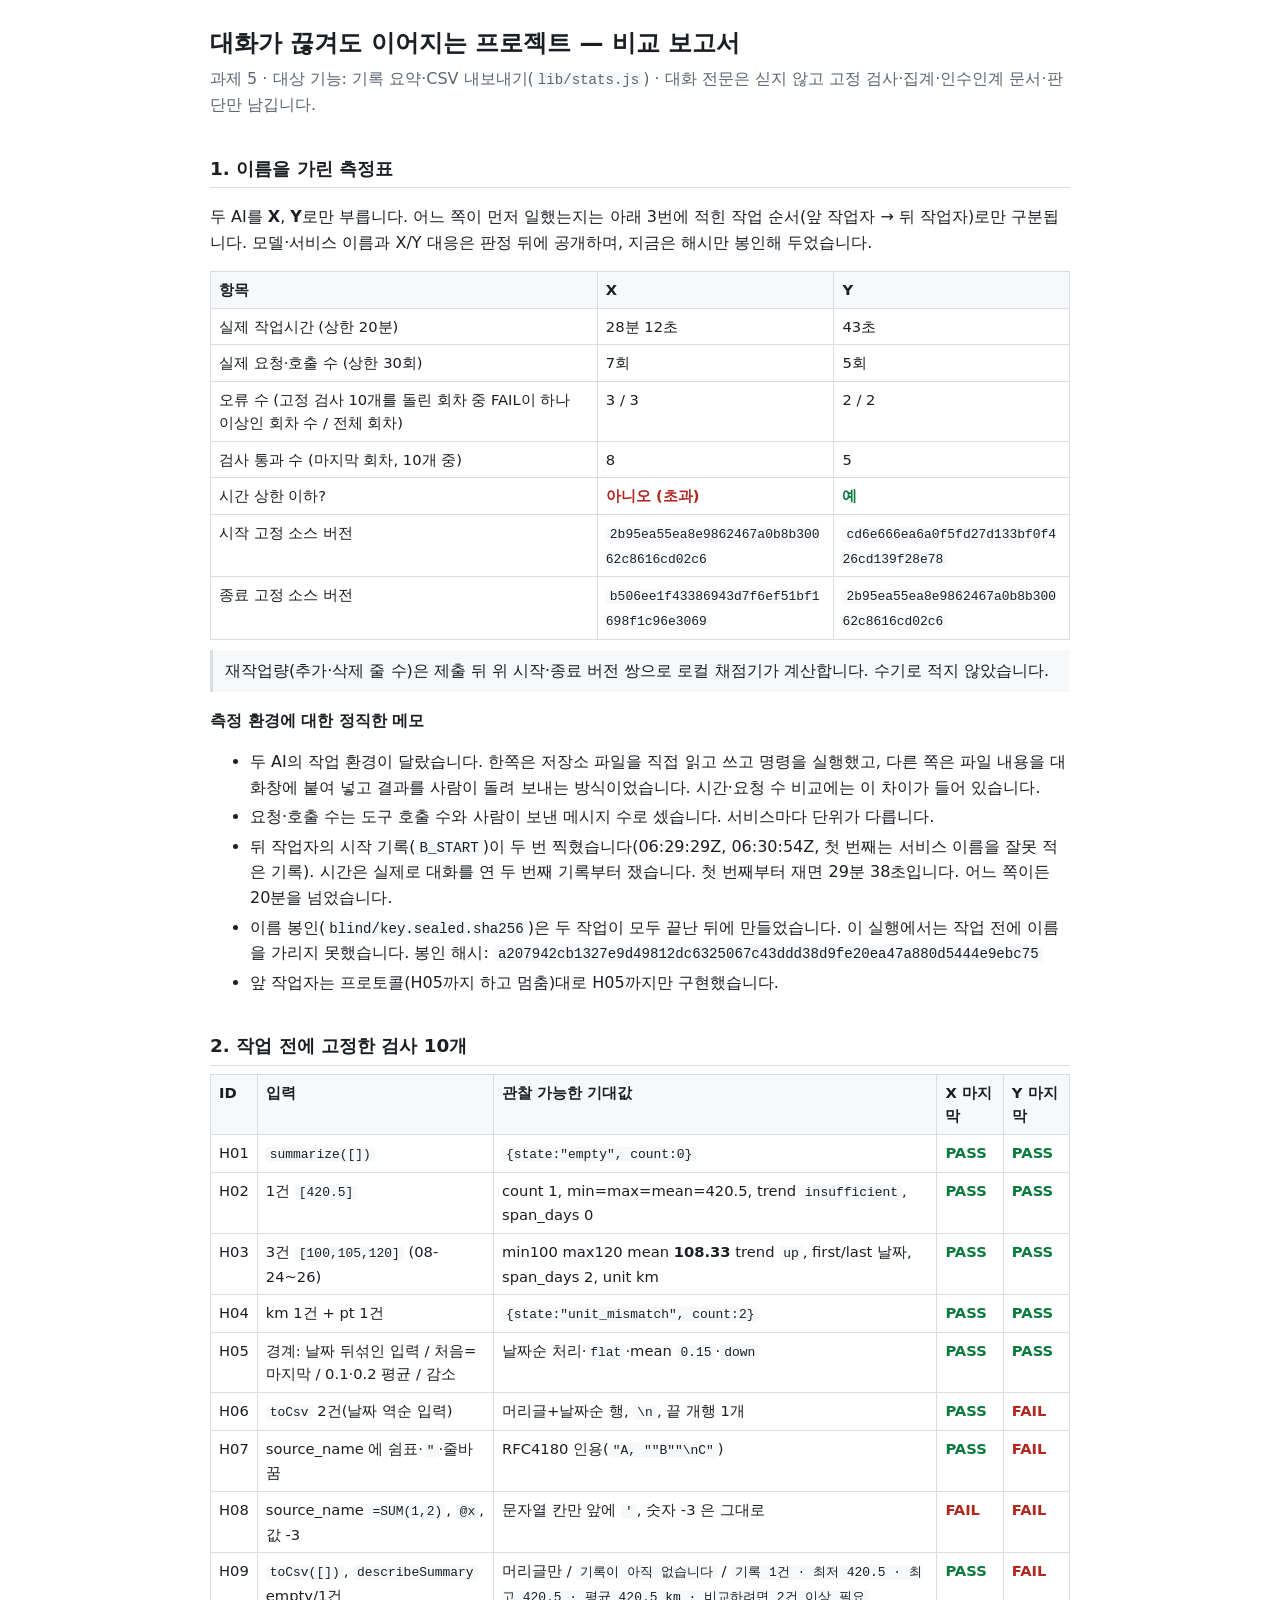
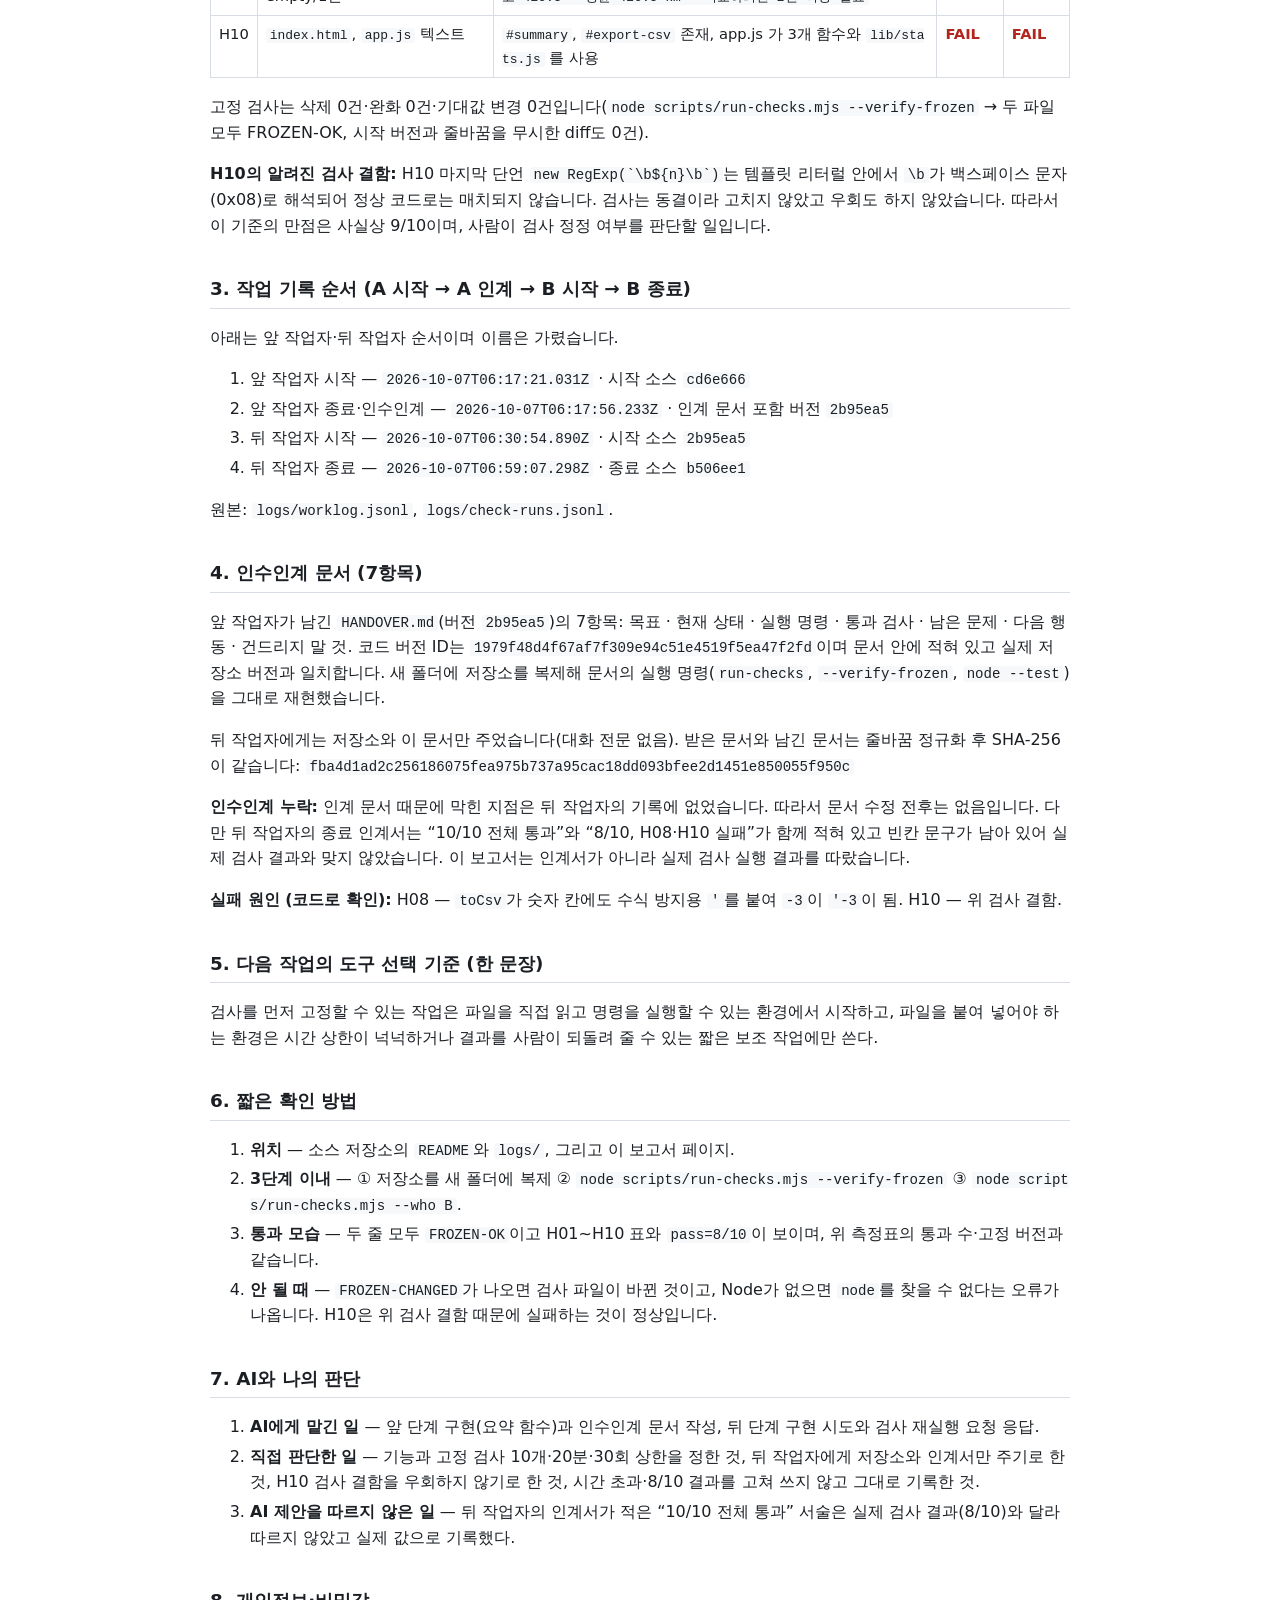
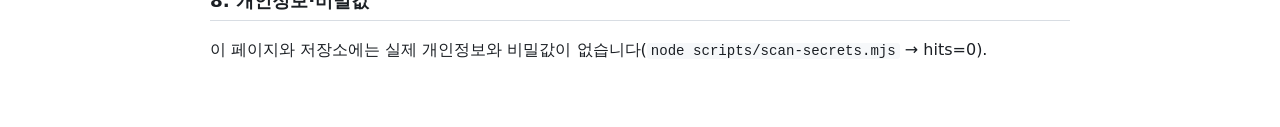
<file: b-run/report/index.html>
<!doctype html>
<html lang="ko"><head><meta charset="utf-8"><meta name="viewport" content="width=device-width,initial-scale=1">
<title>T05 인수인계 비교 보고서</title>
<style>
:root{--bg:#fff;--fg:#1b1f24;--mut:#5b6572;--line:#d8dde3;--ok:#0a7a3d;--bad:#b3261e;--card:#f6f8fa}
@media (prefers-color-scheme:dark){:root:not([data-theme=light]){--bg:#14171a;--fg:#e8ecef;--mut:#9aa5b1;--line:#2c333a;--ok:#4cc38a;--bad:#ff8a80;--card:#1c2025}}
body{margin:0;background:var(--bg);color:var(--fg);font:16px/1.6 system-ui,'Noto Sans KR',sans-serif}
main{max-width:860px;margin:0 auto;padding:24px 16px 64px}
h1{font-size:1.5rem;margin:0 0 4px}h2{font-size:1.15rem;margin:36px 0 8px;border-bottom:1px solid var(--line);padding-bottom:4px}
.sub{color:var(--mut);margin:0 0 16px}
.scroll{overflow-x:auto}table{border-collapse:collapse;width:100%;font-size:.92rem}
th,td{border:1px solid var(--line);padding:6px 8px;text-align:left;vertical-align:top}th{background:var(--card)}
code{background:var(--card);padding:0 4px;border-radius:3px;font-size:.88em;word-break:break-all}
.pass{color:var(--ok);font-weight:600}.fail{color:var(--bad);font-weight:600}
.note{background:var(--card);border-left:3px solid var(--line);padding:8px 12px;margin:10px 0}
li{margin:4px 0}pre{background:var(--card);padding:10px;overflow-x:auto;font-size:.85rem}
</style></head><body><main>
<h1>대화가 끊겨도 이어지는 프로젝트 — 비교 보고서</h1>
<p class="sub">과제 5 · 대상 기능: 기록 요약·CSV 내보내기(<code>lib/stats.js</code>) · 대화 전문은 싣지 않고 고정 검사·집계·인수인계 문서·판단만 남깁니다.</p>

<h2>1. 이름을 가린 측정표</h2>
<p>두 AI를 <b>X</b>, <b>Y</b>로만 부릅니다. 어느 쪽이 먼저 일했는지는 아래 3번에 적힌 작업 순서(앞 작업자 → 뒤 작업자)로만 구분됩니다. 모델·서비스 이름과 X/Y 대응은 판정 뒤에 공개하며, 지금은 해시만 봉인해 두었습니다.</p>
<div class="scroll"><table>
<tr><th>항목</th><th>X</th><th>Y</th></tr>
<tr><td>실제 작업시간 (상한 20분)</td><td>28분 12초</td><td>43초</td></tr>
<tr><td>실제 요청·호출 수 (상한 30회)</td><td>7회</td><td>5회</td></tr>
<tr><td>오류 수 (고정 검사 10개를 돌린 회차 중 FAIL이 하나 이상인 회차 수 / 전체 회차)</td><td>3 / 3</td><td>2 / 2</td></tr>
<tr><td>검사 통과 수 (마지막 회차, 10개 중)</td><td>8</td><td>5</td></tr>
<tr><td>시간 상한 이하?</td><td class="fail">아니오 (초과)</td><td class="pass">예</td></tr>
<tr><td>시작 고정 소스 버전</td><td><code>2b95ea55ea8e9862467a0b8b30062c8616cd02c6</code></td><td><code>cd6e666ea6a0f5fd27d133bf0f426cd139f28e78</code></td></tr>
<tr><td>종료 고정 소스 버전</td><td><code>b506ee1f43386943d7f6ef51bf1698f1c96e3069</code></td><td><code>2b95ea55ea8e9862467a0b8b30062c8616cd02c6</code></td></tr>
</table></div>
<div class="note">재작업량(추가·삭제 줄 수)은 제출 뒤 위 시작·종료 버전 쌍으로 로컬 채점기가 계산합니다. 수기로 적지 않았습니다.</div>
<p><b>측정 환경에 대한 정직한 메모</b></p>
<ul>
<li>두 AI의 작업 환경이 달랐습니다. 한쪽은 저장소 파일을 직접 읽고 쓰고 명령을 실행했고, 다른 쪽은 파일 내용을 대화창에 붙여 넣고 결과를 사람이 돌려 보내는 방식이었습니다. 시간·요청 수 비교에는 이 차이가 들어 있습니다.</li>
<li>요청·호출 수는 도구 호출 수와 사람이 보낸 메시지 수로 셌습니다. 서비스마다 단위가 다릅니다.</li>
<li>뒤 작업자의 시작 기록(<code>B_START</code>)이 두 번 찍혔습니다(06:29:29Z, 06:30:54Z, 첫 번째는 서비스 이름을 잘못 적은 기록). 시간은 실제로 대화를 연 두 번째 기록부터 쟀습니다. 첫 번째부터 재면 29분 38초입니다. 어느 쪽이든 20분을 넘었습니다.</li>
<li>이름 봉인(<code>blind/key.sealed.sha256</code>)은 두 작업이 모두 끝난 뒤에 만들었습니다. 이 실행에서는 작업 전에 이름을 가리지 못했습니다. 봉인 해시: <code>a207942cb1327e9d49812dc6325067c43ddd38d9fe20ea47a880d5444e9ebc75</code></li>
<li>앞 작업자는 프로토콜(H05까지 하고 멈춤)대로 H05까지만 구현했습니다.</li>
</ul>

<h2>2. 작업 전에 고정한 검사 10개</h2>
<div class="scroll"><table>
<tr><th>ID</th><th>입력</th><th>관찰 가능한 기대값</th><th>X 마지막</th><th>Y 마지막</th></tr>
<tr><td>H01</td><td><code>summarize([])</code></td><td><code>{state:"empty", count:0}</code></td><td class="pass">PASS</td><td class="pass">PASS</td></tr>
<tr><td>H02</td><td>1건 <code>[420.5]</code></td><td>count 1, min=max=mean=420.5, trend <code>insufficient</code>, span_days 0</td><td class="pass">PASS</td><td class="pass">PASS</td></tr>
<tr><td>H03</td><td>3건 <code>[100,105,120]</code> (08-24~26)</td><td>min100 max120 mean <b>108.33</b> trend <code>up</code>, first/last 날짜, span_days 2, unit km</td><td class="pass">PASS</td><td class="pass">PASS</td></tr>
<tr><td>H04</td><td>km 1건 + pt 1건</td><td><code>{state:"unit_mismatch", count:2}</code></td><td class="pass">PASS</td><td class="pass">PASS</td></tr>
<tr><td>H05</td><td>경계: 날짜 뒤섞인 입력 / 처음=마지막 / 0.1·0.2 평균 / 감소</td><td>날짜순 처리·<code>flat</code>·mean <code>0.15</code>·<code>down</code></td><td class="pass">PASS</td><td class="pass">PASS</td></tr>
<tr><td>H06</td><td><code>toCsv</code> 2건(날짜 역순 입력)</td><td>머리글+날짜순 행, <code>\n</code>, 끝 개행 1개</td><td class="pass">PASS</td><td class="fail">FAIL</td></tr>
<tr><td>H07</td><td>source_name 에 쉼표·<code>"</code>·줄바꿈</td><td>RFC4180 인용(<code>"A, ""B""\nC"</code>)</td><td class="pass">PASS</td><td class="fail">FAIL</td></tr>
<tr><td>H08</td><td>source_name <code>=SUM(1,2)</code>, <code>@x</code>, 값 -3</td><td>문자열 칸만 앞에 <code>'</code>, 숫자 -3 은 그대로</td><td class="fail">FAIL</td><td class="fail">FAIL</td></tr>
<tr><td>H09</td><td><code>toCsv([])</code>, <code>describeSummary</code> empty/1건</td><td>머리글만 / <code>기록이 아직 없습니다</code> / <code>기록 1건 · 최저 420.5 · 최고 420.5 · 평균 420.5 km · 비교하려면 2건 이상 필요</code></td><td class="pass">PASS</td><td class="fail">FAIL</td></tr>
<tr><td>H10</td><td><code>index.html</code>, <code>app.js</code> 텍스트</td><td><code>#summary</code>, <code>#export-csv</code> 존재, app.js 가 3개 함수와 <code>lib/stats.js</code> 를 사용</td><td class="fail">FAIL</td><td class="fail">FAIL</td></tr>
</table></div>
<p>고정 검사는 삭제 0건·완화 0건·기대값 변경 0건입니다(<code>node scripts/run-checks.mjs --verify-frozen</code> → 두 파일 모두 FROZEN-OK, 시작 버전과 줄바꿈을 무시한 diff도 0건).</p>
<p><b>H10의 알려진 검사 결함:</b> H10 마지막 단언 <code>new RegExp(`\b${n}\b`)</code>는 템플릿 리터럴 안에서 <code>\b</code>가 백스페이스 문자(0x08)로 해석되어 정상 코드로는 매치되지 않습니다. 검사는 동결이라 고치지 않았고 우회도 하지 않았습니다. 따라서 이 기준의 만점은 사실상 9/10이며, 사람이 검사 정정 여부를 판단할 일입니다.</p>

<h2>3. 작업 기록 순서 (A 시작 → A 인계 → B 시작 → B 종료)</h2>
<p>아래는 앞 작업자·뒤 작업자 순서이며 이름은 가렸습니다.</p>
<ol>
<li>앞 작업자 시작 — <code>2026-10-07T06:17:21.031Z</code> · 시작 소스 <code>cd6e666</code></li>
<li>앞 작업자 종료·인수인계 — <code>2026-10-07T06:17:56.233Z</code> · 인계 문서 포함 버전 <code>2b95ea5</code></li>
<li>뒤 작업자 시작 — <code>2026-10-07T06:30:54.890Z</code> · 시작 소스 <code>2b95ea5</code></li>
<li>뒤 작업자 종료 — <code>2026-10-07T06:59:07.298Z</code> · 종료 소스 <code>b506ee1</code></li>
</ol>
<p>원본: <code>logs/worklog.jsonl</code>, <code>logs/check-runs.jsonl</code>.</p>

<h2>4. 인수인계 문서 (7항목)</h2>
<p>앞 작업자가 남긴 <code>HANDOVER.md</code>(버전 <code>2b95ea5</code>)의 7항목: 목표 · 현재 상태 · 실행 명령 · 통과 검사 · 남은 문제 · 다음 행동 · 건드리지 말 것. 코드 버전 ID는 <code>1979f48d4f67af7f309e94c51e4519f5ea47f2fd</code>이며 문서 안에 적혀 있고 실제 저장소 버전과 일치합니다. 새 폴더에 저장소를 복제해 문서의 실행 명령(<code>run-checks</code>, <code>--verify-frozen</code>, <code>node --test</code>)을 그대로 재현했습니다.</p>
<p>뒤 작업자에게는 저장소와 이 문서만 주었습니다(대화 전문 없음). 받은 문서와 남긴 문서는 줄바꿈 정규화 후 SHA-256이 같습니다: <code>fba4d1ad2c256186075fea975b737a95cac18dd093bfee2d1451e850055f950c</code></p>
<p><b>인수인계 누락:</b> 인계 문서 때문에 막힌 지점은 뒤 작업자의 기록에 없었습니다. 따라서 문서 수정 전후는 없음입니다. 다만 뒤 작업자의 종료 인계서는 “10/10 전체 통과”와 “8/10, H08·H10 실패”가 함께 적혀 있고 빈칸 문구가 남아 있어 실제 검사 결과와 맞지 않았습니다. 이 보고서는 인계서가 아니라 실제 검사 실행 결과를 따랐습니다.</p>
<p><b>실패 원인 (코드로 확인):</b> H08 — <code>toCsv</code>가 숫자 칸에도 수식 방지용 <code>'</code>를 붙여 <code>-3</code>이 <code>'-3</code>이 됨. H10 — 위 검사 결함.</p>

<h2>5. 다음 작업의 도구 선택 기준 (한 문장)</h2>
<p>검사를 먼저 고정할 수 있는 작업은 파일을 직접 읽고 명령을 실행할 수 있는 환경에서 시작하고, 파일을 붙여 넣어야 하는 환경은 시간 상한이 넉넉하거나 결과를 사람이 되돌려 줄 수 있는 짧은 보조 작업에만 쓴다.</p>

<h2>6. 짧은 확인 방법</h2>
<ol>
<li><b>위치</b> — 소스 저장소의 <code>README</code>와 <code>logs/</code>, 그리고 이 보고서 페이지.</li>
<li><b>3단계 이내</b> — ① 저장소를 새 폴더에 복제 ② <code>node scripts/run-checks.mjs --verify-frozen</code> ③ <code>node scripts/run-checks.mjs --who B</code>.</li>
<li><b>통과 모습</b> — 두 줄 모두 <code>FROZEN-OK</code>이고 H01~H10 표와 <code>pass=8/10</code>이 보이며, 위 측정표의 통과 수·고정 버전과 같습니다.</li>
<li><b>안 될 때</b> — <code>FROZEN-CHANGED</code>가 나오면 검사 파일이 바뀐 것이고, Node가 없으면 <code>node</code>를 찾을 수 없다는 오류가 나옵니다. H10은 위 검사 결함 때문에 실패하는 것이 정상입니다.</li>
</ol>

<h2>7. AI와 나의 판단</h2>
<ol>
<li><b>AI에게 맡긴 일</b> — 앞 단계 구현(요약 함수)과 인수인계 문서 작성, 뒤 단계 구현 시도와 검사 재실행 요청 응답.</li>
<li><b>직접 판단한 일</b> — 기능과 고정 검사 10개·20분·30회 상한을 정한 것, 뒤 작업자에게 저장소와 인계서만 주기로 한 것, H10 검사 결함을 우회하지 않기로 한 것, 시간 초과·8/10 결과를 고쳐 쓰지 않고 그대로 기록한 것.</li>
<li><b>AI 제안을 따르지 않은 일</b> — 뒤 작업자의 인계서가 적은 “10/10 전체 통과” 서술은 실제 검사 결과(8/10)와 달라 따르지 않았고 실제 값으로 기록했다.</li>
</ol>

<h2>8. 개인정보·비밀값</h2>
<p>이 페이지와 저장소에는 실제 개인정보와 비밀값이 없습니다(<code>node scripts/scan-secrets.mjs</code> → hits=0).</p>
</main></body></html>
</file>
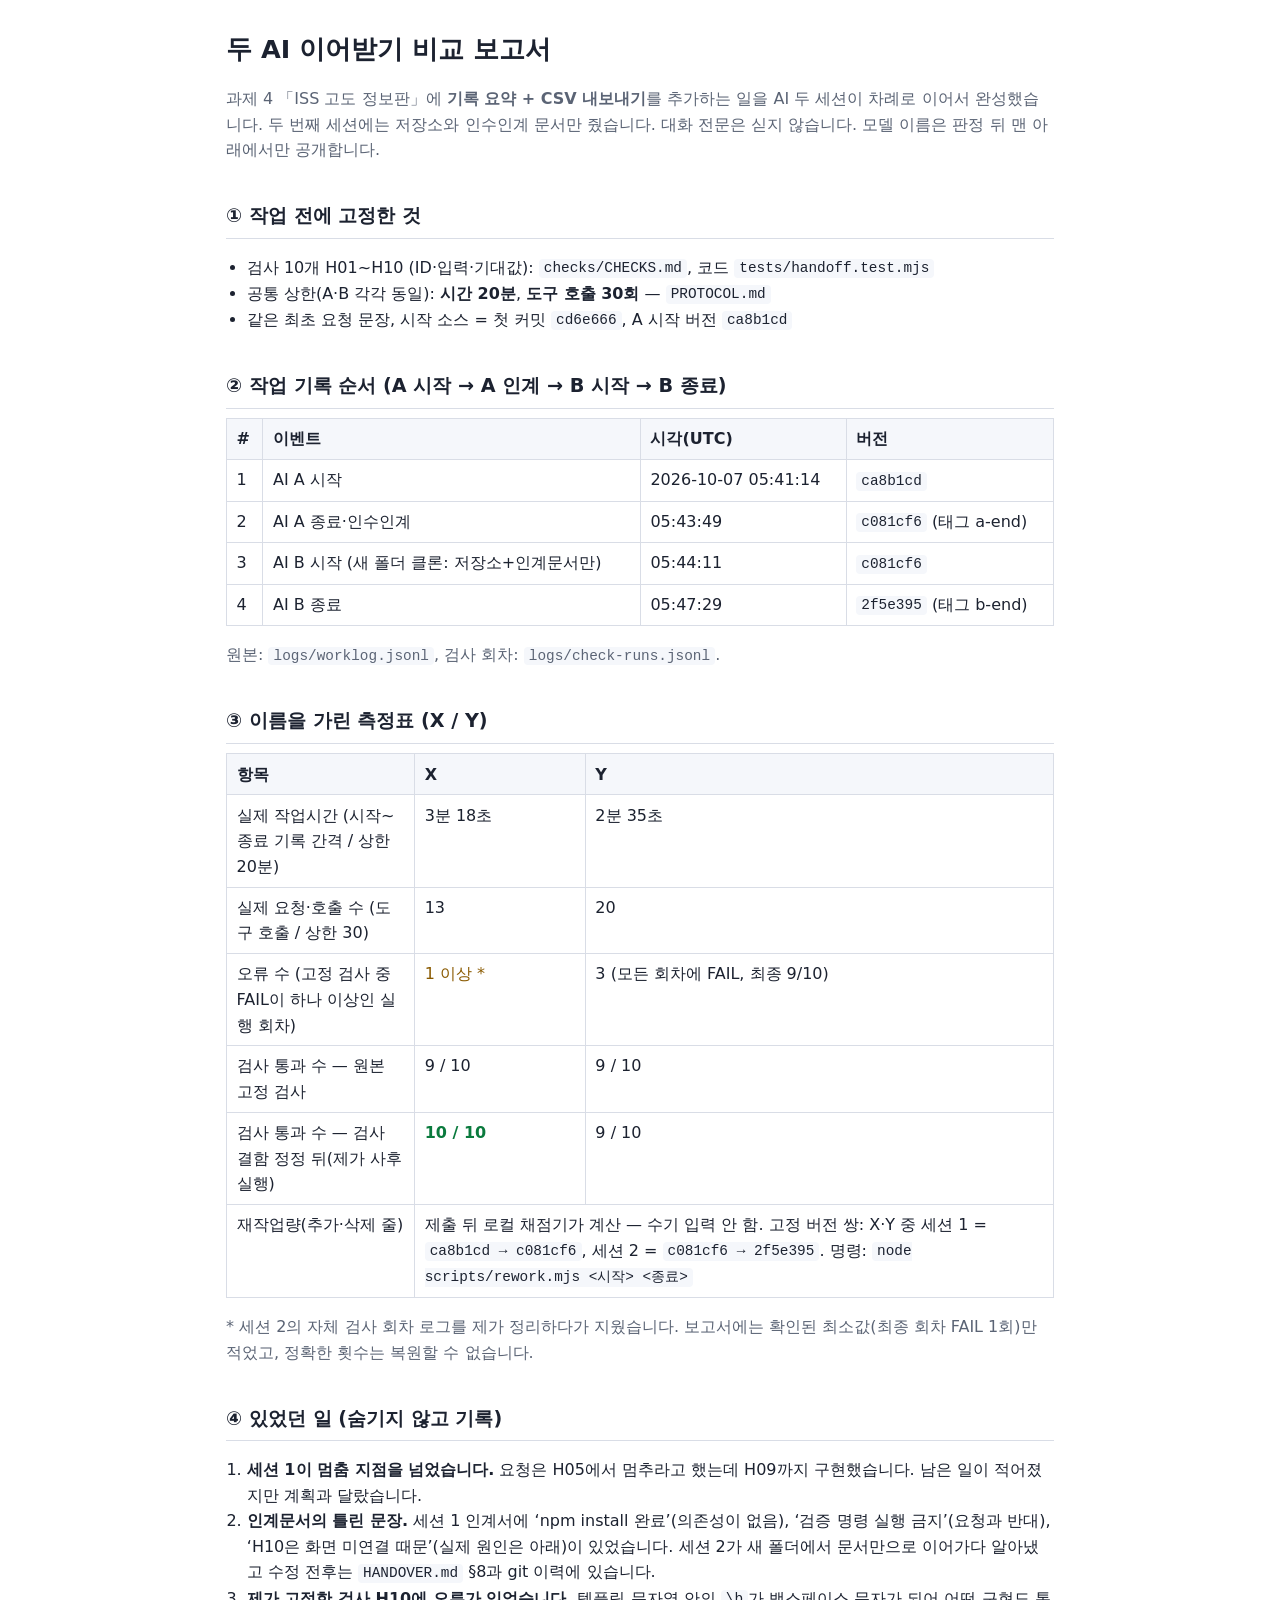
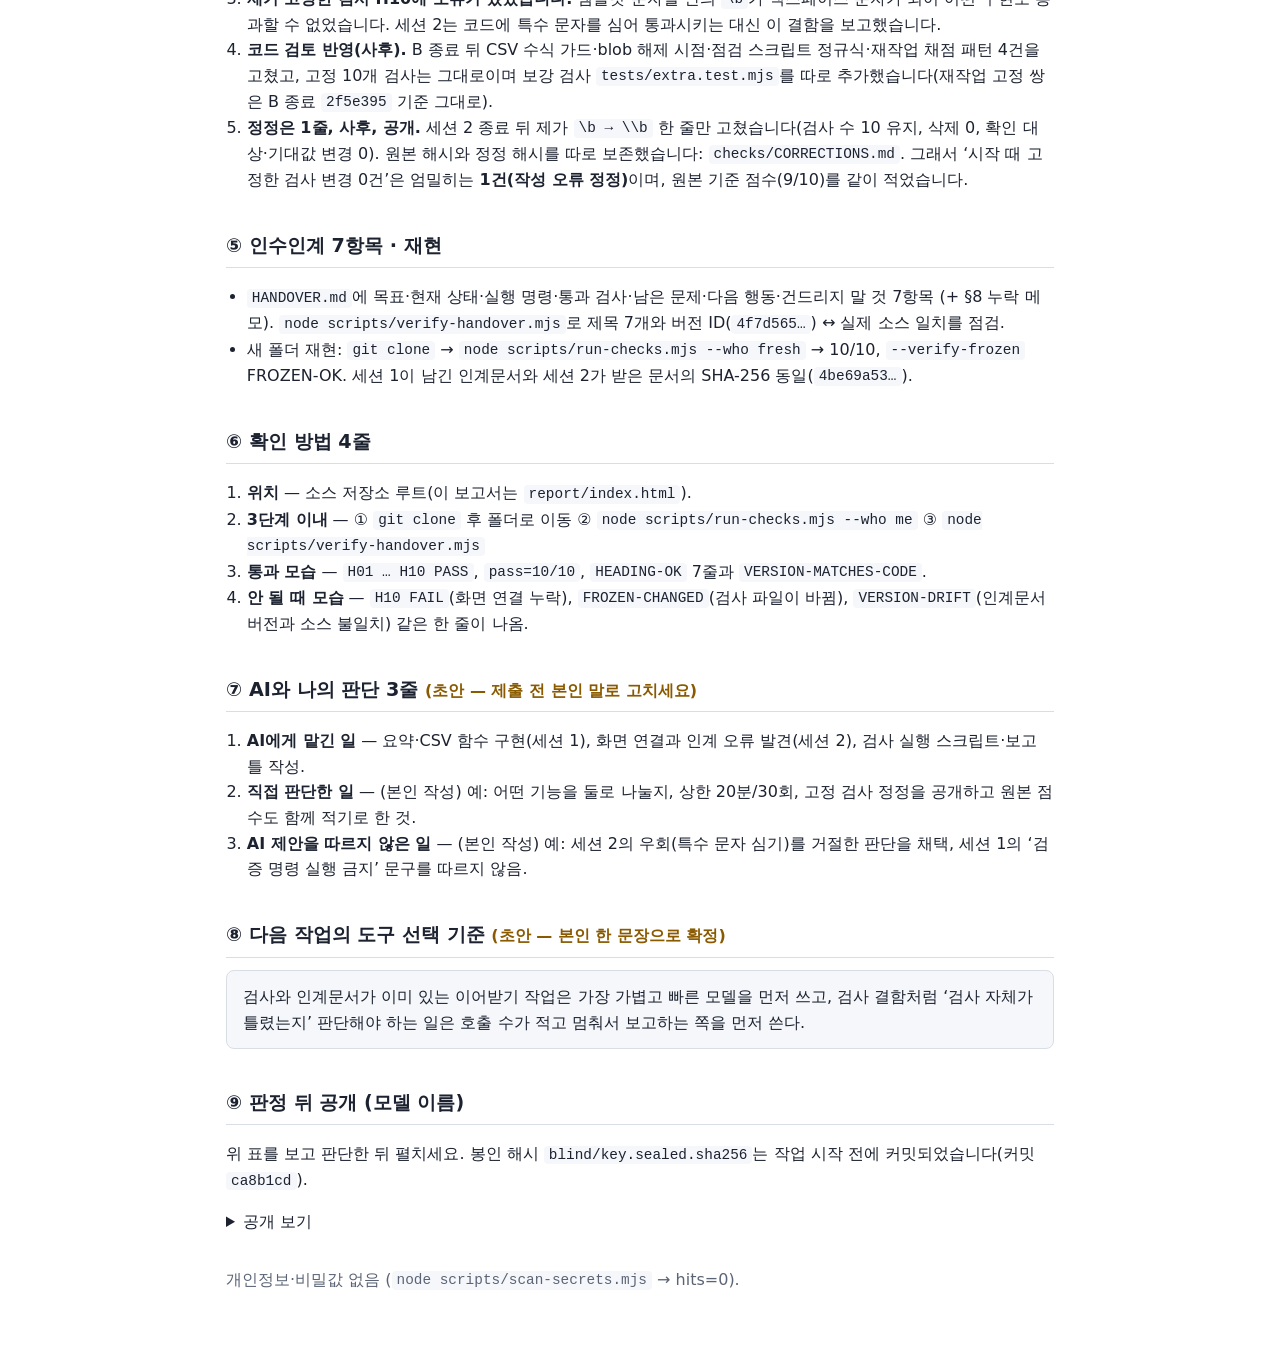
<file: repo/report/index.html>
<!doctype html>
<html lang="ko">
<head>
<meta charset="utf-8">
<meta name="viewport" content="width=device-width, initial-scale=1">
<title>두 AI 이어받기 비교</title>
<style>
:root{--bg:#fff;--fg:#1c2230;--mut:#5b6475;--line:#d9dde6;--card:#f5f7fb;--ok:#0a7a3d;--bad:#b3261e;--warn:#8a5a00}
@media (prefers-color-scheme:dark){:root{--bg:#12151c;--fg:#e7eaf1;--mut:#9aa3b5;--line:#2c3342;--card:#1a1f2a;--ok:#5fd68f;--bad:#ff8a80;--warn:#f0c060}}
*{box-sizing:border-box}body{margin:0;background:var(--bg);color:var(--fg);font:16px/1.6 system-ui,"Malgun Gothic",sans-serif}
main{max-width:860px;margin:0 auto;padding:24px 16px 64px}
h1{font-size:1.6rem;margin:.2em 0}h2{font-size:1.2rem;margin:2em 0 .5em;border-bottom:1px solid var(--line);padding-bottom:.3em}
.lede,.mut{color:var(--mut)}code{background:var(--card);padding:.1em .35em;border-radius:4px;font-size:.9em}
.wrap{overflow-x:auto}table{border-collapse:collapse;width:100%;min-width:520px}th,td{border:1px solid var(--line);padding:.45em .6em;text-align:left;vertical-align:top}th{background:var(--card)}
.ok{color:var(--ok);font-weight:600}.bad{color:var(--bad);font-weight:600}.warn{color:var(--warn)}
.card{background:var(--card);border:1px solid var(--line);border-radius:8px;padding:.8em 1em;margin:.8em 0}
ol,ul{padding-left:1.3em}
</style>
</head>
<body>
<main>
<h1>두 AI 이어받기 비교 보고서</h1>
<p class="lede">과제 4 「ISS 고도 정보판」에 <b>기록 요약 + CSV 내보내기</b>를 추가하는 일을 AI 두 세션이 차례로 이어서 완성했습니다. 두 번째 세션에는 저장소와 인수인계 문서만 줬습니다. 대화 전문은 싣지 않습니다. 모델 이름은 판정 뒤 맨 아래에서만 공개합니다.</p>

<h2>① 작업 전에 고정한 것</h2>
<ul>
<li>검사 10개 H01~H10 (ID·입력·기대값): <code>checks/CHECKS.md</code>, 코드 <code>tests/handoff.test.mjs</code></li>
<li>공통 상한(A·B 각각 동일): <b>시간 20분</b>, <b>도구 호출 30회</b> — <code>PROTOCOL.md</code></li>
<li>같은 최초 요청 문장, 시작 소스 = 첫 커밋 <code>cd6e666</code>, A 시작 버전 <code>ca8b1cd</code></li>
</ul>

<h2>② 작업 기록 순서 (A 시작 → A 인계 → B 시작 → B 종료)</h2>
<div class="wrap"><table>
<tr><th>#</th><th>이벤트</th><th>시각(UTC)</th><th>버전</th></tr>
<tr><td>1</td><td>AI A 시작</td><td>2026-10-07 05:41:14</td><td><code>ca8b1cd</code></td></tr>
<tr><td>2</td><td>AI A 종료·인수인계</td><td>05:43:49</td><td><code>c081cf6</code> (태그 a-end)</td></tr>
<tr><td>3</td><td>AI B 시작 (새 폴더 클론: 저장소+인계문서만)</td><td>05:44:11</td><td><code>c081cf6</code></td></tr>
<tr><td>4</td><td>AI B 종료</td><td>05:47:29</td><td><code>2f5e395</code> (태그 b-end)</td></tr>
</table></div>
<p class="mut">원본: <code>logs/worklog.jsonl</code>, 검사 회차: <code>logs/check-runs.jsonl</code>.</p>

<h2>③ 이름을 가린 측정표 (X / Y)</h2>
<div class="wrap"><table>
<tr><th>항목</th><th>X</th><th>Y</th></tr>
<tr><td>실제 작업시간 (시작~종료 기록 간격 / 상한 20분)</td><td>3분 18초</td><td>2분 35초</td></tr>
<tr><td>실제 요청·호출 수 (도구 호출 / 상한 30)</td><td>13</td><td>20</td></tr>
<tr><td>오류 수 (고정 검사 중 FAIL이 하나 이상인 실행 회차)</td><td class="warn">1 이상 *</td><td>3 (모든 회차에 FAIL, 최종 9/10)</td></tr>
<tr><td>검사 통과 수 — 원본 고정 검사</td><td>9 / 10</td><td>9 / 10</td></tr>
<tr><td>검사 통과 수 — 검사 결함 정정 뒤(제가 사후 실행)</td><td class="ok">10 / 10</td><td>9 / 10</td></tr>
<tr><td>재작업량(추가·삭제 줄)</td><td colspan="2">제출 뒤 로컬 채점기가 계산 — 수기 입력 안 함. 고정 버전 쌍: X·Y 중 세션 1 = <code>ca8b1cd → c081cf6</code>, 세션 2 = <code>c081cf6 → 2f5e395</code>. 명령: <code>node scripts/rework.mjs &lt;시작&gt; &lt;종료&gt;</code></td></tr>
</table></div>
<p class="mut">* 세션 2의 자체 검사 회차 로그를 제가 정리하다가 지웠습니다. 보고서에는 확인된 최소값(최종 회차 FAIL 1회)만 적었고, 정확한 횟수는 복원할 수 없습니다.</p>

<h2>④ 있었던 일 (숨기지 않고 기록)</h2>
<ol>
<li><b>세션 1이 멈춤 지점을 넘었습니다.</b> 요청은 H05에서 멈추라고 했는데 H09까지 구현했습니다. 남은 일이 적어졌지만 계획과 달랐습니다.</li>
<li><b>인계문서의 틀린 문장.</b> 세션 1 인계서에 ‘npm install 완료’(의존성이 없음), ‘검증 명령 실행 금지’(요청과 반대), ‘H10은 화면 미연결 때문’(실제 원인은 아래)이 있었습니다. 세션 2가 새 폴더에서 문서만으로 이어가다 알아냈고 수정 전후는 <code>HANDOVER.md</code> §8과 git 이력에 있습니다.</li>
<li><b>제가 고정한 검사 H10에 오류가 있었습니다.</b> 템플릿 문자열 안의 <code>\b</code>가 백스페이스 문자가 되어 어떤 구현도 통과할 수 없었습니다. 세션 2는 코드에 특수 문자를 심어 통과시키는 대신 이 결함을 보고했습니다.</li>
<li><b>코드 검토 반영(사후).</b> B 종료 뒤 CSV 수식 가드·blob 해제 시점·점검 스크립트 정규식·재작업 채점 패턴 4건을 고쳤고, 고정 10개 검사는 그대로이며 보강 검사 <code>tests/extra.test.mjs</code>를 따로 추가했습니다(재작업 고정 쌍은 B 종료 <code>2f5e395</code> 기준 그대로).</li>
<li><b>정정은 1줄, 사후, 공개.</b> 세션 2 종료 뒤 제가 <code>\b → \\b</code> 한 줄만 고쳤습니다(검사 수 10 유지, 삭제 0, 확인 대상·기대값 변경 0). 원본 해시와 정정 해시를 따로 보존했습니다: <code>checks/CORRECTIONS.md</code>. 그래서 ‘시작 때 고정한 검사 변경 0건’은 엄밀히는 <b>1건(작성 오류 정정)</b>이며, 원본 기준 점수(9/10)를 같이 적었습니다.</li>
</ol>

<h2>⑤ 인수인계 7항목 · 재현</h2>
<ul>
<li><code>HANDOVER.md</code>에 목표·현재 상태·실행 명령·통과 검사·남은 문제·다음 행동·건드리지 말 것 7항목 (+ §8 누락 메모). <code>node scripts/verify-handover.mjs</code>로 제목 7개와 버전 ID(<code>4f7d565…</code>) ↔ 실제 소스 일치를 점검.</li>
<li>새 폴더 재현: <code>git clone</code> → <code>node scripts/run-checks.mjs --who fresh</code> → 10/10, <code>--verify-frozen</code> FROZEN-OK. 세션 1이 남긴 인계문서와 세션 2가 받은 문서의 SHA-256 동일(<code>4be69a53…</code>).</li>
</ul>

<h2>⑥ 확인 방법 4줄</h2>
<ol>
<li><b>위치</b> — 소스 저장소 루트(이 보고서는 <code>report/index.html</code>).</li>
<li><b>3단계 이내</b> — ① <code>git clone</code> 후 폴더로 이동 ② <code>node scripts/run-checks.mjs --who me</code> ③ <code>node scripts/verify-handover.mjs</code></li>
<li><b>통과 모습</b> — <code>H01 … H10 PASS</code>, <code>pass=10/10</code>, <code>HEADING-OK</code> 7줄과 <code>VERSION-MATCHES-CODE</code>.</li>
<li><b>안 될 때 모습</b> — <code>H10 FAIL</code>(화면 연결 누락), <code>FROZEN-CHANGED</code>(검사 파일이 바뀜), <code>VERSION-DRIFT</code>(인계문서 버전과 소스 불일치) 같은 한 줄이 나옴.</li>
</ol>

<h2>⑦ AI와 나의 판단 3줄 <small class="warn">(초안 — 제출 전 본인 말로 고치세요)</small></h2>
<ol>
<li><b>AI에게 맡긴 일</b> — 요약·CSV 함수 구현(세션 1), 화면 연결과 인계 오류 발견(세션 2), 검사 실행 스크립트·보고 틀 작성.</li>
<li><b>직접 판단한 일</b> — (본인 작성) 예: 어떤 기능을 둘로 나눌지, 상한 20분/30회, 고정 검사 정정을 공개하고 원본 점수도 함께 적기로 한 것.</li>
<li><b>AI 제안을 따르지 않은 일</b> — (본인 작성) 예: 세션 2의 우회(특수 문자 심기)를 거절한 판단을 채택, 세션 1의 ‘검증 명령 실행 금지’ 문구를 따르지 않음.</li>
</ol>

<h2>⑧ 다음 작업의 도구 선택 기준 <small class="warn">(초안 — 본인 한 문장으로 확정)</small></h2>
<p class="card">검사와 인계문서가 이미 있는 이어받기 작업은 가장 가볍고 빠른 모델을 먼저 쓰고, 검사 결함처럼 ‘검사 자체가 틀렸는지’ 판단해야 하는 일은 호출 수가 적고 멈춰서 보고하는 쪽을 먼저 쓴다.</p>

<h2>⑨ 판정 뒤 공개 (모델 이름)</h2>
<p>위 표를 보고 판단한 뒤 펼치세요. 봉인 해시 <code>blind/key.sealed.sha256</code>는 작업 시작 전에 커밋되었습니다(커밋 <code>ca8b1cd</code>).</p>
<details><summary>공개 보기</summary>
<div class="card">X = 세션 2(AI B) = claude-sonnet-5-5 · Y = 세션 1(AI A) = claude-haiku-4-5 (둘 다 서브에이전트로 실행). 서로 다른 모델입니다.<br>
<span class="mut">원문: <code>{"X":"AI B","Y":"AI A","A_model":"claude-haiku-4-5 (subagent)","B_model":"claude-sonnet-5-5 (subagent)","salt":"89cf95be71e2a108"}</code> — SHA-256이 봉인 파일과 일치해야 합니다.</span></div>
</details>

<p class="mut" style="margin-top:2em">개인정보·비밀값 없음 (<code>node scripts/scan-secrets.mjs</code> → hits=0).</p>
</main>
</body>
</html>
</file>
